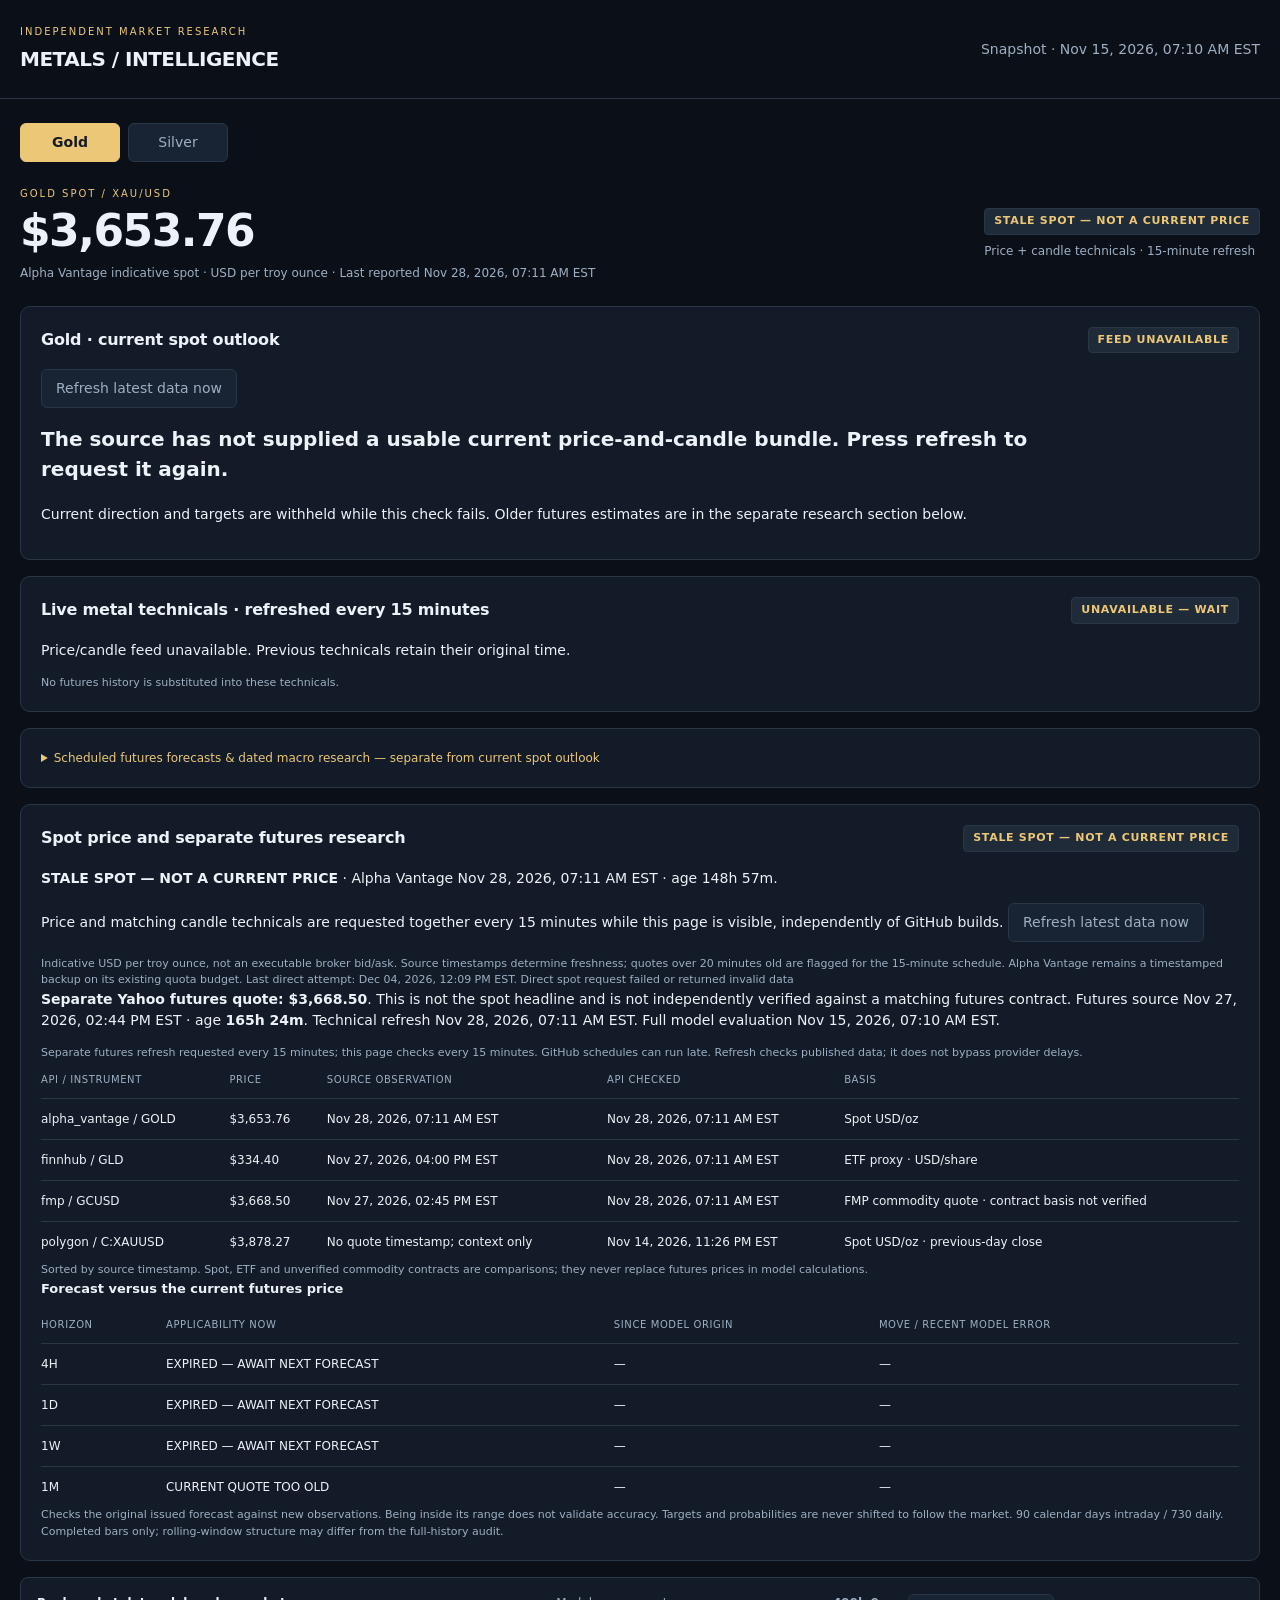
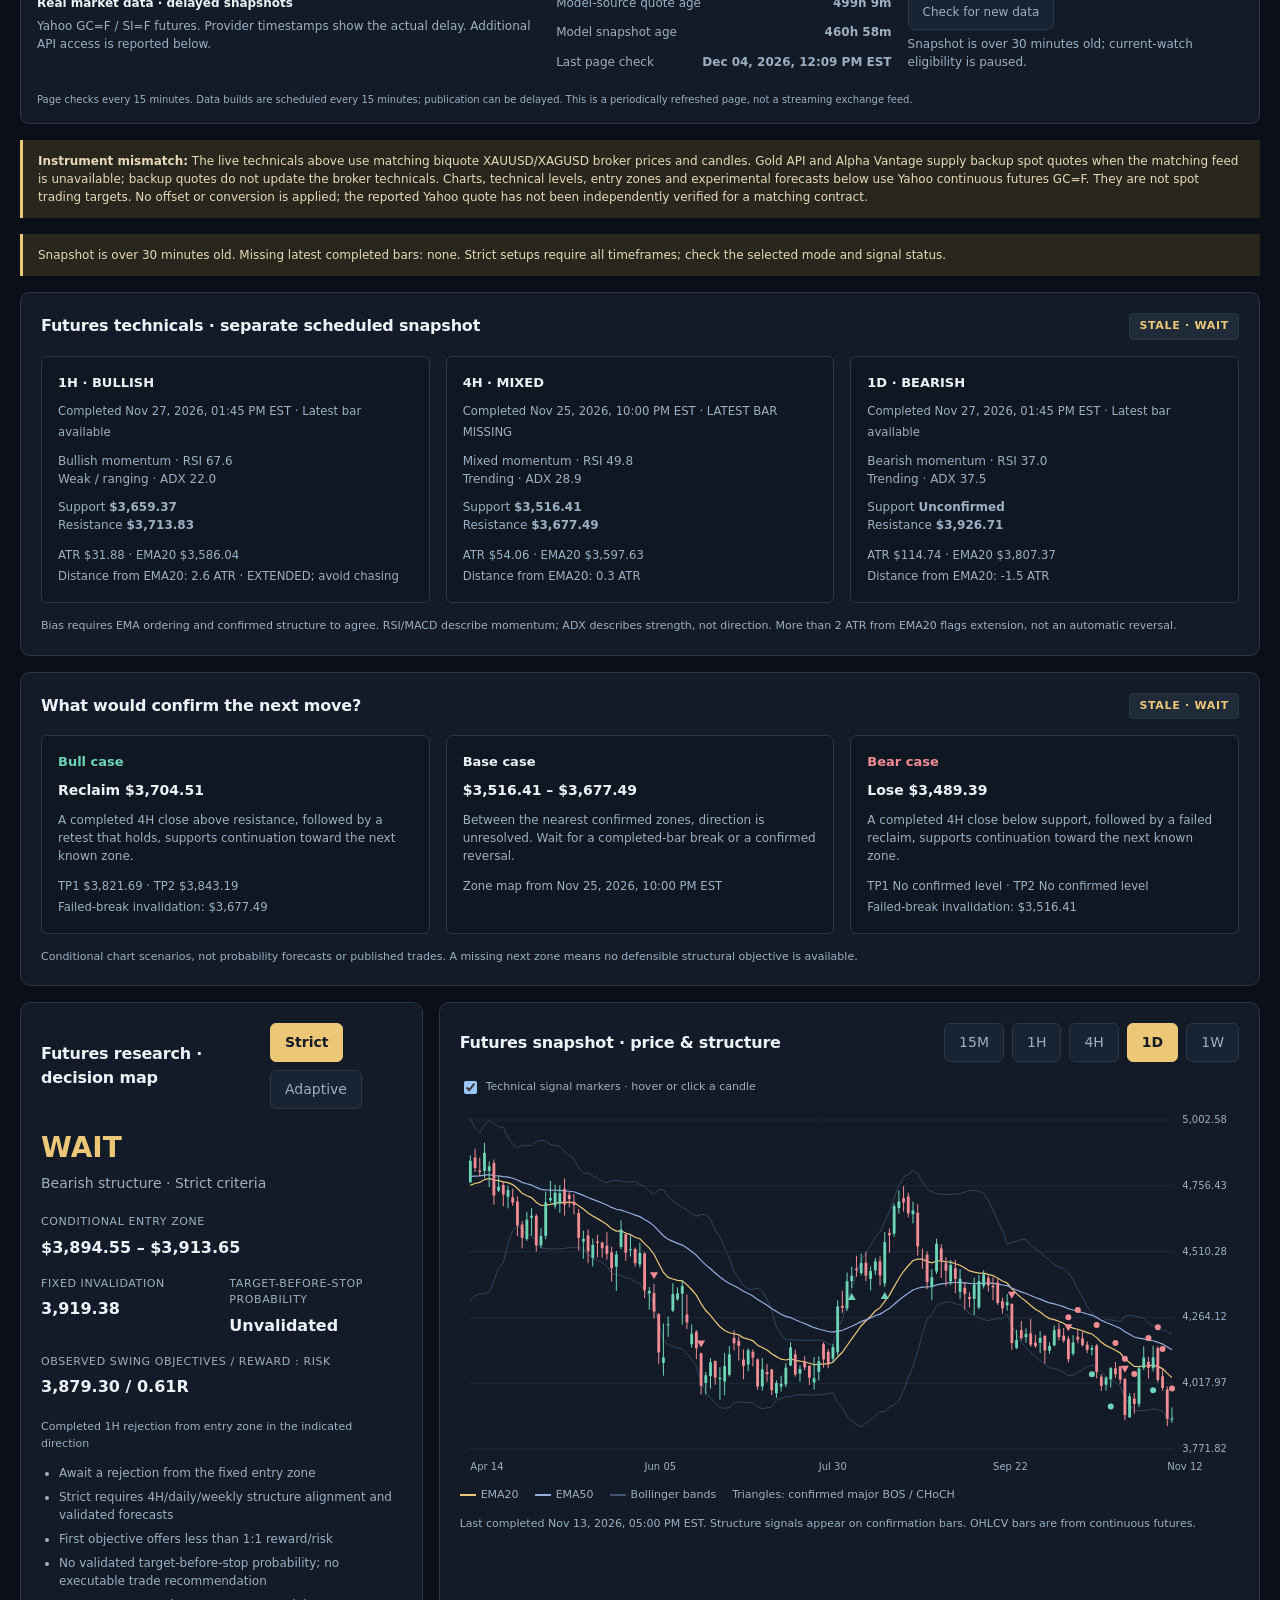
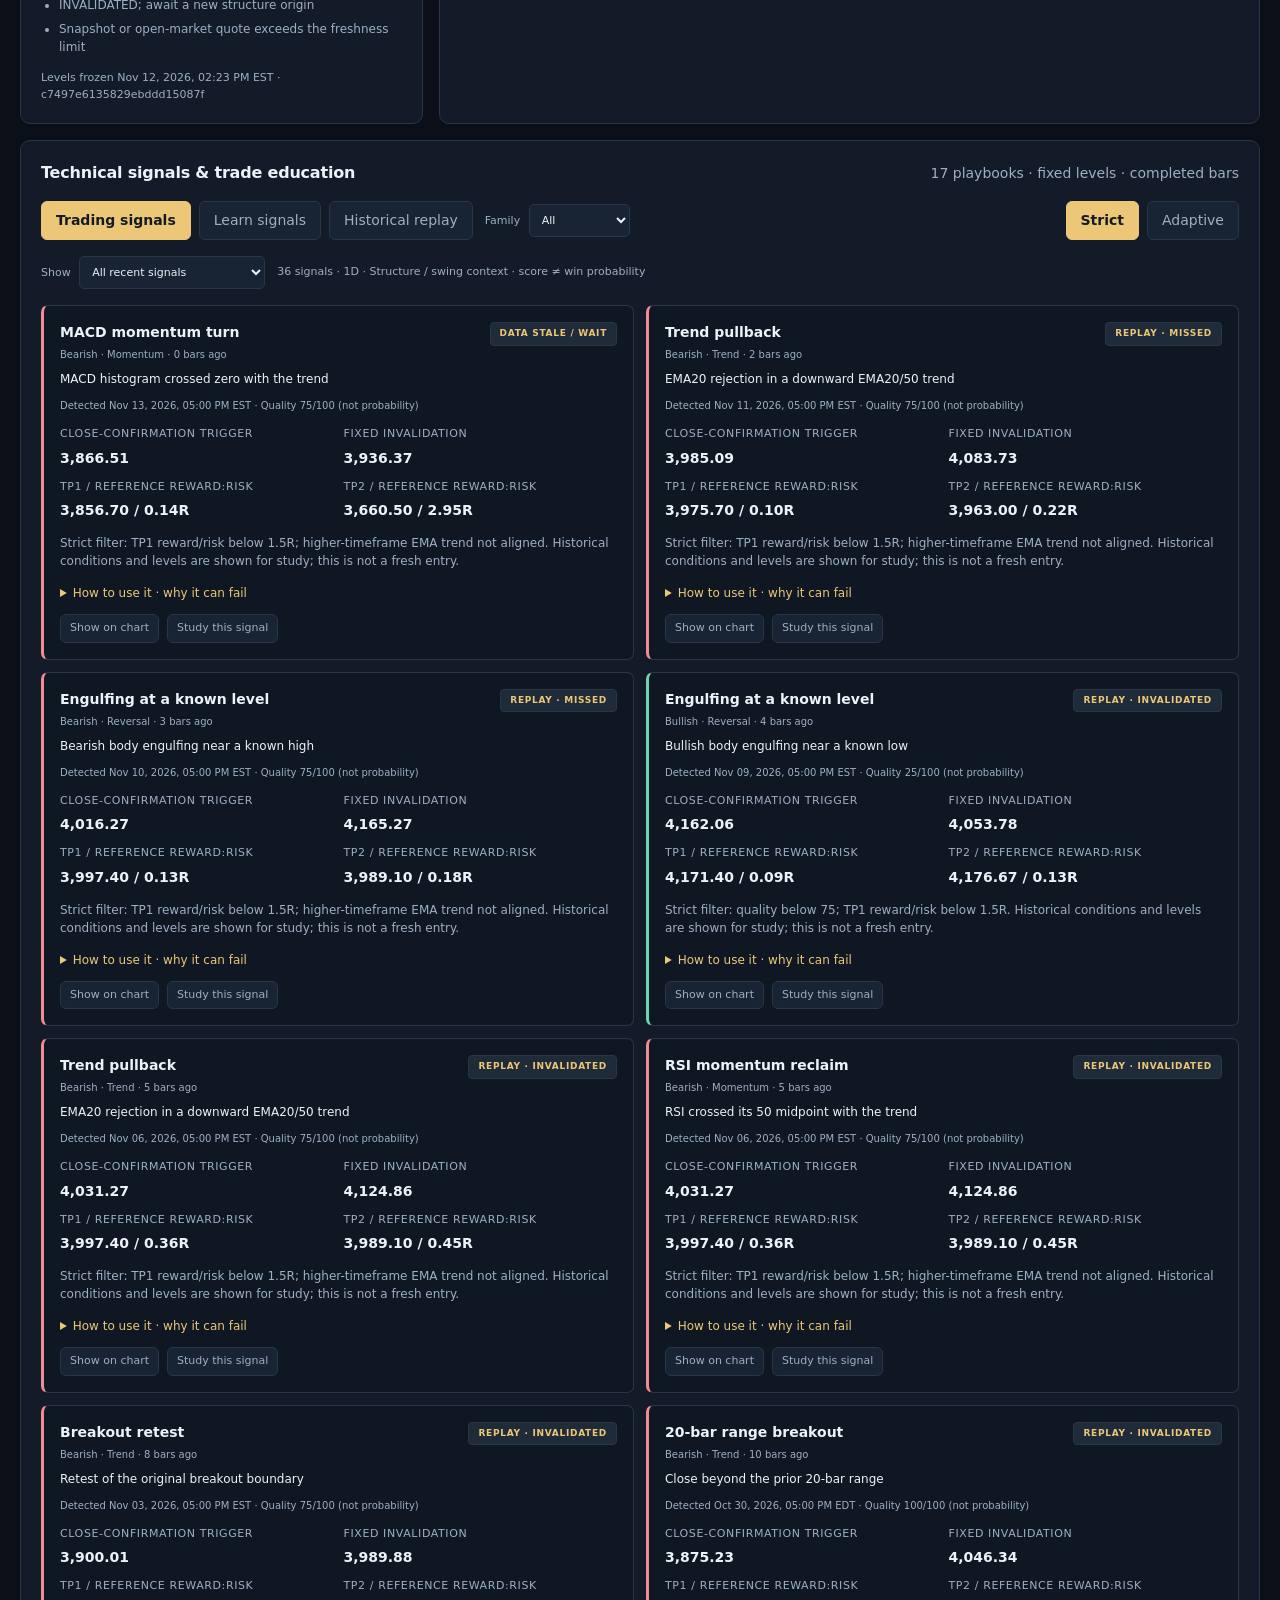
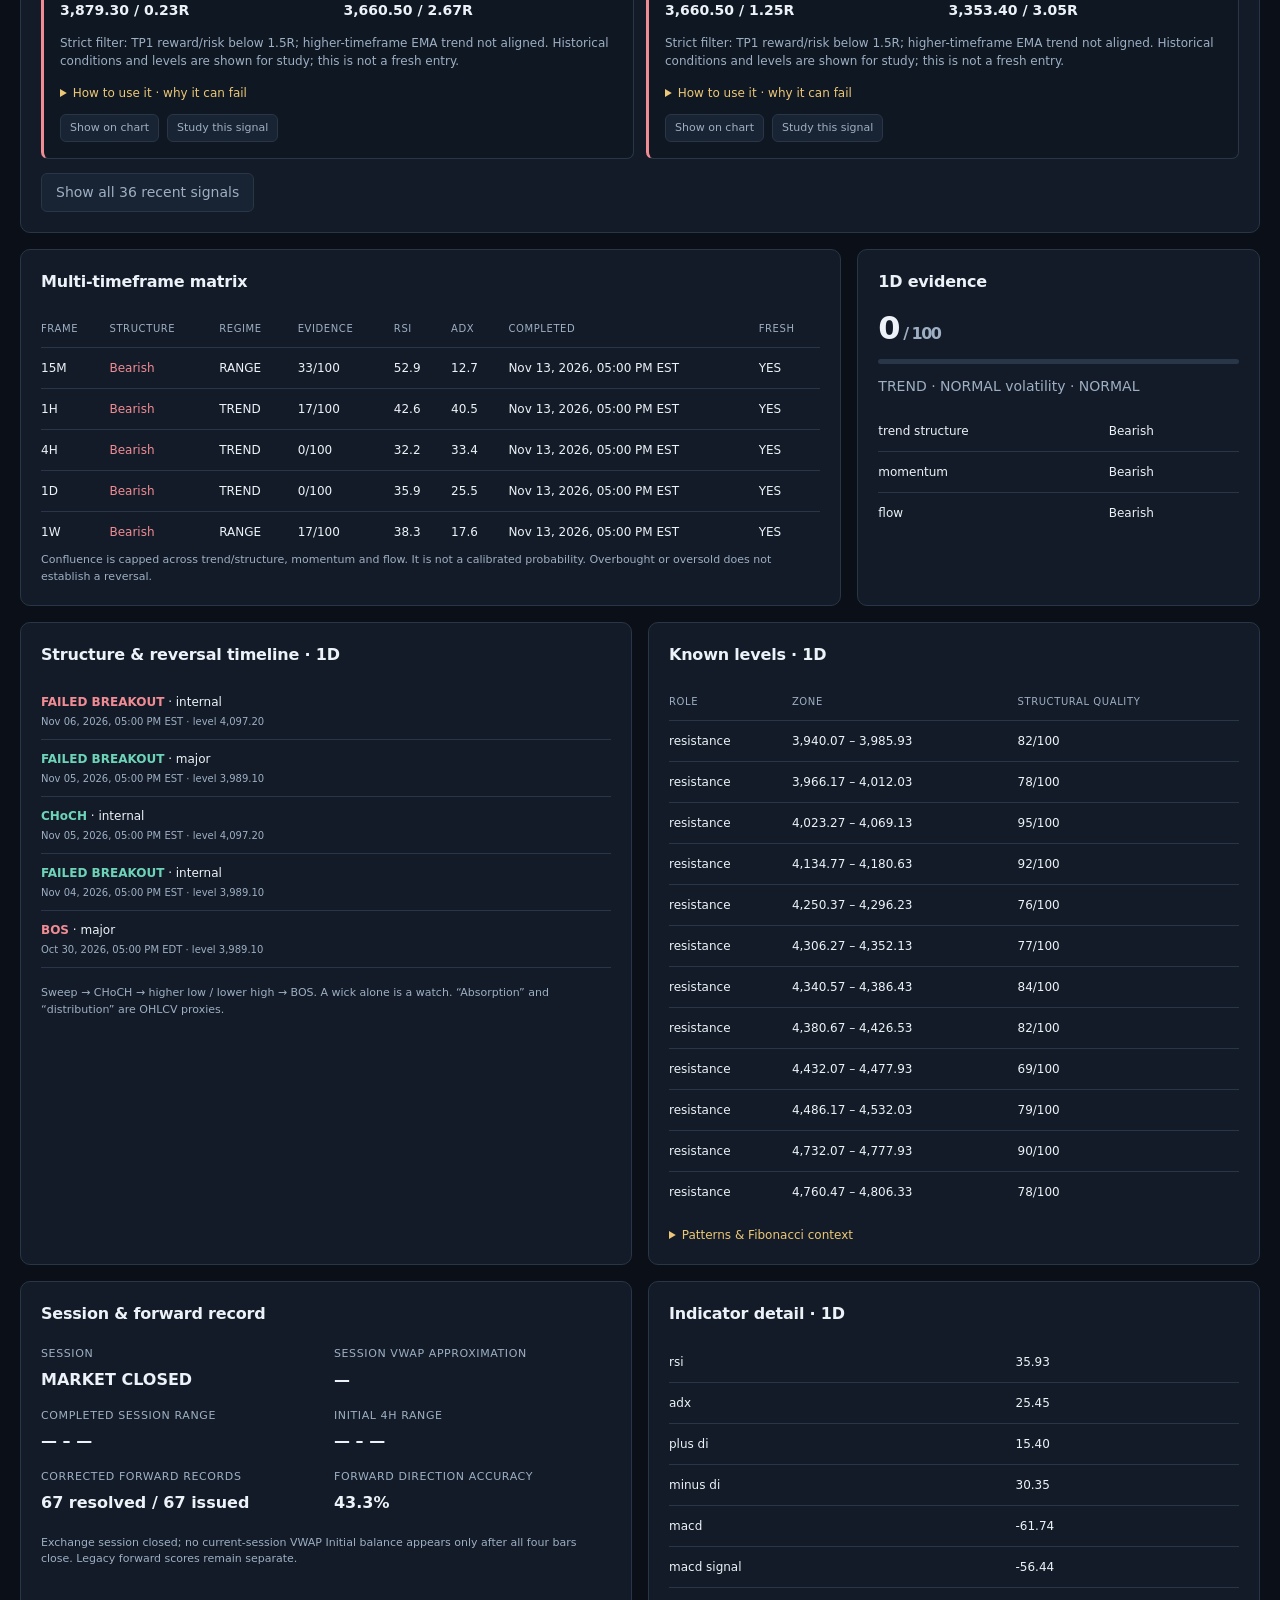
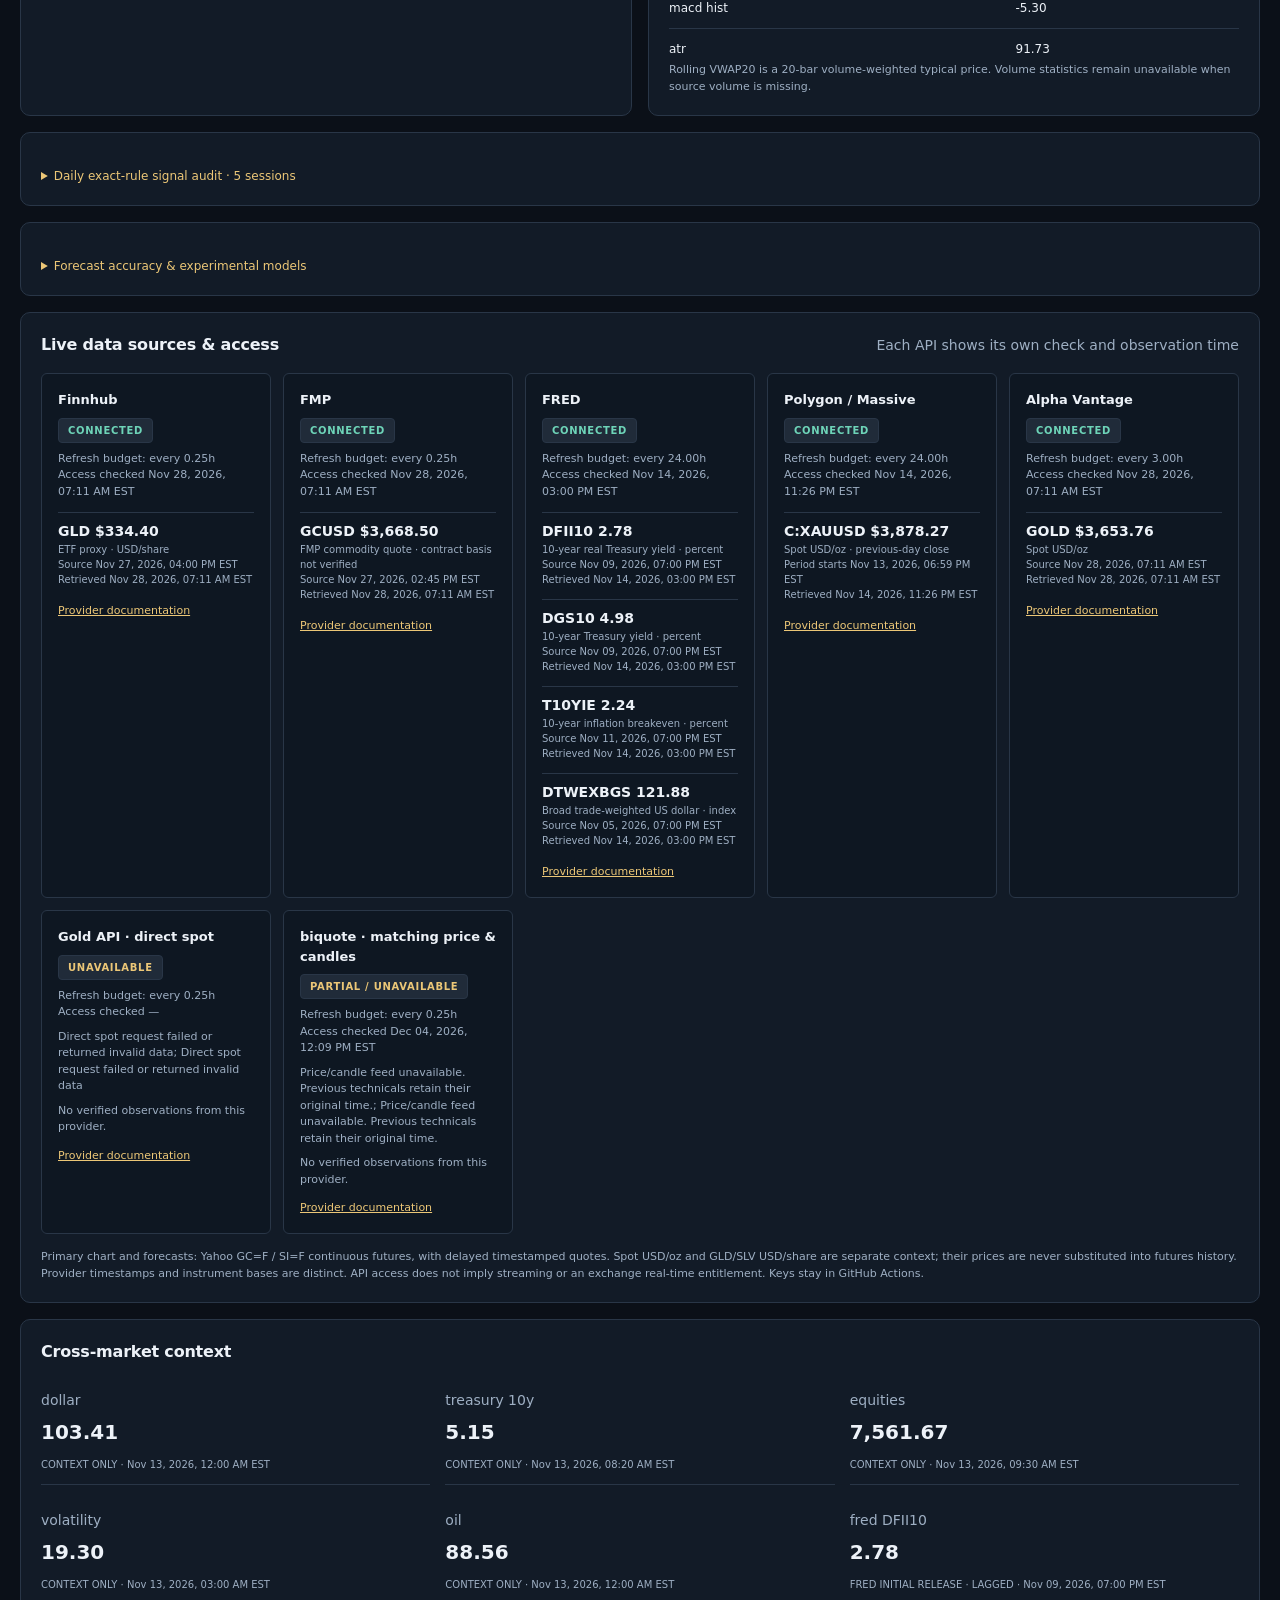
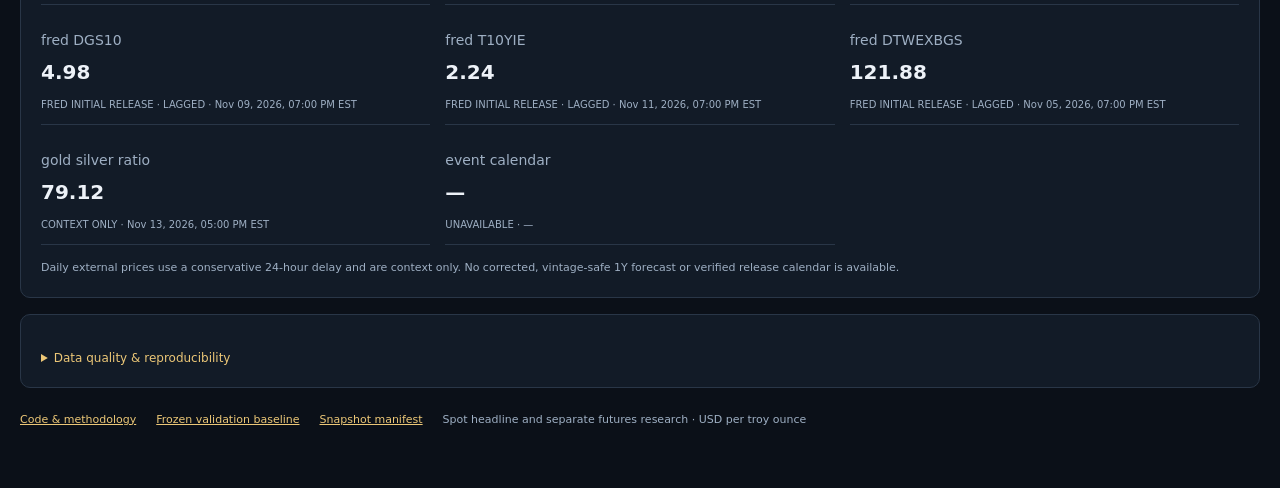
<file: index.html>
<!doctype html>
<html lang="en"><head><meta charset="utf-8"><meta name="viewport" content="width=device-width,initial-scale=1"><meta name="theme-color" content="#0b1018"><title>Metals Intelligence · Gold & Silver</title>
<style>
:root{color-scheme:dark;--bg:#0b1018;--panel:#121b27;--line:#293647;--text:#edf2f8;--muted:#9eafc3;--gold:#ecc777;--green:#6ed4b8;--red:#f18c94}*{box-sizing:border-box}body{margin:0;background:var(--bg);color:var(--text);font:14px/1.5 system-ui,-apple-system,Segoe UI,sans-serif}button,a{touch-action:manipulation}button{font:inherit;cursor:pointer}button:focus-visible,a:focus-visible{outline:2px solid var(--gold);outline-offset:3px}header{border-bottom:1px solid var(--line);padding:24px max(20px,calc((100vw - 1400px)/2));display:flex;justify-content:space-between;gap:20px;align-items:center}.brand{font-size:20px;font-weight:750;letter-spacing:-.5px}.eyebrow{text-transform:uppercase;letter-spacing:2px;font-size:10px;color:var(--gold);margin-bottom:5px}main{max-width:1440px;margin:auto;padding:24px 20px 60px}.muted,small{color:var(--muted)}.tabs,.controls{display:flex;gap:8px;flex-wrap:wrap}button{background:#182333;color:var(--muted);border:1px solid var(--line);border-radius:6px;padding:8px 14px}button[aria-pressed=true]{background:var(--gold);border-color:var(--gold);color:#151b24;font-weight:700}.asset-tabs button{min-width:100px}.topline{display:flex;justify-content:space-between;align-items:center;gap:20px;margin:24px 0}.price{font-size:44px;line-height:1.15;font-variant-numeric:tabular-nums;font-weight:700;letter-spacing:-1.5px}.symbol{font-size:12px;color:var(--muted);margin-top:7px}.badge{display:inline-block;padding:4px 9px;border:1px solid var(--line);border-radius:4px;font-size:11px;font-weight:750;letter-spacing:.7px;background:#202b39}.badge.wait{color:var(--gold)}.badge.up{color:var(--green)}.badge.down{color:var(--red)}.grid{display:grid;grid-template-columns:repeat(12,minmax(0,1fr));gap:16px}.panel{background:var(--panel);border:1px solid var(--line);border-radius:10px;padding:20px;min-width:0}.span4{grid-column:span 4}.span6{grid-column:span 6}.span8{grid-column:span 8}.span12{grid-column:span 12}h1,h2,h3,p{margin-top:0}h1{font-size:20px;margin-bottom:5px}h2{font-size:16px;letter-spacing:-.2px;margin-bottom:16px}h3{font-size:13px;margin-bottom:8px}.panel-head{display:flex;align-items:center;justify-content:space-between;gap:14px;margin-bottom:16px}.panel-head h2{margin:0}.setup-state{font-size:28px;font-weight:750;margin:18px 0 4px;color:var(--gold)}.metrics{display:grid;grid-template-columns:repeat(2,minmax(0,1fr));gap:16px;margin:20px 0}.metric span{display:block;color:var(--muted);font-size:11px;text-transform:uppercase;letter-spacing:.6px;margin-bottom:5px}.metric strong{font-size:16px;font-weight:650;font-variant-numeric:tabular-nums}.metric.wide{grid-column:1/-1}.reasons{padding-left:18px;color:var(--muted);font-size:12px;margin-bottom:0}.reasons li{margin:6px 0}.forecast-grid{display:grid;grid-template-columns:repeat(4,minmax(0,1fr));gap:12px}.forecast{padding:16px;background:#0e1722;border:1px solid var(--line);border-radius:7px}.forecast h3{font-size:14px}.forecast .headline{font-size:21px;font-weight:700;margin:10px 0}.forecast small{font-size:11px}details{margin-top:14px}summary{cursor:pointer;color:var(--gold);font-size:12px}details p{font-size:12px;color:var(--muted);margin:10px 0}.chart-wrap{height:370px;position:relative}canvas{width:100%;height:100%;display:block}.chart-tip{position:absolute;top:8px;left:8px;background:#0b1018e8;color:var(--text);font-size:11px;pointer-events:none;padding:6px;border-radius:3px;display:none}.legend{display:flex;gap:16px;font-size:11px;color:var(--muted);margin:12px 0;flex-wrap:wrap}.legend i{display:inline-block;width:16px;height:2px;vertical-align:middle;margin-right:5px}.table-wrap{overflow-x:auto}table{border-collapse:collapse;width:100%;font-size:12px;font-variant-numeric:tabular-nums}th{text-align:left;color:var(--muted);font-weight:500;font-size:10px;text-transform:uppercase;letter-spacing:.6px}td,th{padding:11px 8px;border-bottom:1px solid var(--line);white-space:nowrap}td:first-child,th:first-child{padding-left:0}tr:last-child td{border-bottom:0}.uptext{color:var(--green)}.downtext{color:var(--red)}.event-list{max-height:290px;overflow:auto}.event{padding:10px 0;border-bottom:1px solid var(--line);font-size:12px}.event:last-child{border:0}.event strong{font-weight:600}.event small{display:block;font-size:10px;margin-top:3px}.context-grid{display:grid;grid-template-columns:repeat(3,minmax(0,1fr));gap:15px}.context-item{border-bottom:1px solid var(--line);padding:10px 0}.context-item strong{display:block;font-size:20px;margin:6px 0}.context-item small{font-size:10px}.notice{padding:12px 15px;margin-bottom:16px;border-left:3px solid var(--gold);background:#29261d;color:#e7d9b7;font-size:12px}.error{color:var(--red);white-space:pre-wrap}.footnote{font-size:11px;color:var(--muted);margin-bottom:0}footer{margin-top:24px;color:var(--muted);font-size:11px;display:flex;gap:20px;flex-wrap:wrap}a{color:var(--gold)}.loading{padding:70px 0;color:var(--muted)}.scorebar{height:5px;border-radius:3px;background:#293647;margin:12px 0}.scorebar span{display:block;height:5px;background:var(--gold);border-radius:3px}.hidden{display:none}
@media(max-width:1000px){.span4,.span8{grid-column:span 12}.forecast-grid{grid-template-columns:repeat(2,minmax(0,1fr))}.chart-wrap{height:330px}}@media(max-width:650px){header{align-items:flex-start;padding:20px}.brand{font-size:17px}header .muted{font-size:10px}.span6{grid-column:span 12}.panel{padding:15px}.topline{align-items:flex-start;flex-direction:column}.price{font-size:36px}.context-grid{grid-template-columns:repeat(2,minmax(0,1fr))}.panel-head{align-items:flex-start;flex-direction:column}.controls button{padding:6px 10px}.forecast-grid{gap:8px}.forecast{padding:12px}.chart-wrap{height:290px}main{padding:20px 12px 40px}}
</style><link rel="stylesheet" href="assets/signals.css">
<link rel="stylesheet" href="assets/evidence.css?v=4"></head><body>
<header><div><div class="eyebrow">Independent market research</div><div class="brand">METALS / INTELLIGENCE</div></div><div class="muted" id="snapshot-time">Loading snapshot…</div></header>
<main><nav class="tabs asset-tabs" aria-label="Asset"><button id="gold-tab" data-asset="gold" aria-pressed="true">Gold</button><button id="silver-tab" data-asset="silver" aria-pressed="false">Silver</button></nav>
<div id="loading" class="loading" role="status">Loading the latest coherent market snapshot…</div><div id="app" class="hidden" data-asset="gold"></div>
<footer><a href="https://github.com/samin110597-create/Gold-Price-Prediction-LSTM">Code & methodology</a><a href="https://github.com/samin110597-create/Gold-Price-Prediction-LSTM/blob/master/VALIDATION_BASELINE.md">Frozen validation baseline</a><a href="data/run_manifest.json">Snapshot manifest</a><span>Spot headline and separate futures research · USD per troy ounce</span></footer>
</main>
<script src="assets/time.js?v=1"></script>
<script src="assets/signals.js?v=2"></script>
<script src="assets/evidence.js?v=9"></script>
<script src="assets/outlook.js?v=1"></script>
<script src="assets/feed.js?v=7"></script>
<script src="assets/spot-technicals.js?v=3"></script>
<script src="assets/live.js?v=4"></script>
<script src="assets/current-outlook.js?v=1"></script>
<script>
'use strict';
let data,asset='gold',mode='Strict',tf='1d';
const $=s=>document.querySelector(s);
const escape=s=>String(s??'—').replace(/[&<>"']/g,c=>({'&':'&amp;','<':'&lt;','>':'&gt;','"':'&quot;',"'":'&#39;'}[c]));
const n=(x,d=2)=>Number.isFinite(x)?x.toLocaleString('en-US',{minimumFractionDigits:d,maximumFractionDigits:d}):'—';
const pct=x=>Number.isFinite(x)?n(x*100,1)+'%':'—';
const pp=x=>Number.isFinite(x)?(x>0?'+':'')+n(x*100,1)+' pp':'—';
const time=easternTime;
const direction=d=>d>0?'Bullish':d<0?'Bearish':'Neutral';
const badge=(text,kind='wait')=>'<span class="badge '+kind+'">'+escape(text)+'</span>';
function render(){
const a=data.assets[asset],snapshotStale=snapshotIsStale()||quoteIsStale(),s={...a.setups[mode]},detail=a.timeframes[tf],e=detail.evidence;
if(snapshotStale){s.action='WAIT';s.reasons=[...s.reasons,'Snapshot or open-market quote exceeds the freshness limit']}
$('#app').classList.remove('hidden');$('#app').dataset.asset=asset;$('#app').dataset.runId=data.run_id;
$('#snapshot-time').textContent='Snapshot · '+time(data.asof);
document.querySelectorAll('[data-asset]').forEach(b=>{if(b.tagName==='BUTTON')b.setAttribute('aria-pressed',b.dataset.asset===asset)});
const current=currentAsset(),displayQuote=primarySpotQuote();
const technical=current||a,technicalStale=Date.now()-Date.parse(current?.asof||data.asof)>1800000;
const levels=detail.structure.levels;
const fcards=forecastCards(a,snapshotStale);
const indicators=['rsi','adx','plus_di','minus_di','macd','macd_signal','macd_hist','atr','stoch_k','stoch_d','mfi','cmf','relative_volume','rolling_vwap20','ema9','ema20','ema50','ema100','ema200','sma50','sma200','bb_upper','bb_lower','donchian_high','donchian_low'];
$('#app').innerHTML=
'<div class="topline"><div><div class="eyebrow">'+a.name+' SPOT / '+(asset==='gold'?'XAU/USD':'XAG/USD')+'</div><div class="price" data-testid="price">'+(displayQuote?'$'+n(displayQuote.price):'Unavailable')+'</div><div class="symbol" id="spot-price-basis">'+(displayQuote?escape(displayQuote.basis)+' · Last reported '+time(displayQuote.time):'No timestamped spot quote available')+'</div></div><div>'+'<span class="badge wait" id="spot-price-status">'+escape(spotStatus(displayQuote))+'</span>'+'<div class="symbol">Price + candle technicals · 15-minute refresh</div></div></div>'+
currentOutlookPanel()+technicalPanel()+'<details id="scheduled-research" class="panel" style="margin:16px 0"><summary>Scheduled futures forecasts & dated macro research — separate from current spot outlook</summary>'+outlookPanel(a,snapshotStale)+'</details>'+currentPanel()+feedPanel()+
'<div class="notice"><strong>Instrument mismatch:</strong> The live technicals above use matching biquote XAUUSD/XAGUSD broker prices and candles. Gold API and Alpha Vantage supply backup spot quotes when the matching feed is unavailable; backup quotes do not update the broker technicals. Charts, technical levels, entry zones and experimental forecasts below use Yahoo continuous futures '+escape(a.symbol)+'. They are not spot trading targets. No offset or conversion is applied; the reported Yahoo quote has not been independently verified for a matching contract.</div>'+
((!a.fresh||snapshotStale)?'<div class="notice">'+(snapshotIsStale()?'Snapshot is over 30 minutes old. ':quoteIsStale()?'Quote or intraday bars are stale. ':'')+'Missing latest completed bars: '+escape(Object.entries(a.timeframes).filter(([t,d])=>!d.quality.latest_expected_bar_present).map(([t])=>t.toUpperCase()).join(', ')||'none')+'. Strict setups require all timeframes; check the selected mode and signal status.</div>':'')+
'<div class="grid">'+technicalBrief(technical,technicalStale)+
pricePaths(technical,technicalStale||!technical.technical_brief.rows.find(r=>r.timeframe==='4H')?.fresh)+
'<section class="panel span4"><div class="panel-head"><h2>Futures research · decision map</h2><div class="controls"><button data-mode="Strict" aria-pressed="'+(mode==='Strict')+'">Strict</button><button data-mode="Adaptive" aria-pressed="'+(mode==='Adaptive')+'">Adaptive</button></div></div><div class="setup-state" data-testid="setup-state">'+escape(s.action)+'</div><div class="muted">'+direction(s.direction)+' structure · '+escape(mode)+' criteria</div><div class="metrics"><div class="metric wide"><span>Conditional entry zone</span><strong>'+(s.entry_zone?'$'+n(s.entry_zone[0])+' – $'+n(s.entry_zone[1]):'Unavailable')+'</strong></div><div class="metric"><span>Fixed invalidation</span><strong>'+n(s.stop)+'</strong></div><div class="metric"><span>Target-before-stop probability</span><strong>Unvalidated</strong></div><div class="metric wide"><span>Observed swing objectives / reward : risk</span><strong>'+(s.targets.length?s.targets.map((t,i)=>n(t)+' / '+n(s.risk_reward[i])+'R').join(' · '):'Unavailable')+'</strong></div></div><p class="footnote">'+escape(s.trigger||'No confirmed structural entry map')+'</p><ul class="reasons">'+s.reasons.map(r=>'<li>'+escape(r)+'</li>').join('')+'</ul>'+(s.issued_at?'<p class="footnote" style="margin-top:14px">Levels frozen '+time(s.issued_at)+' · '+escape(s.id)+'</p>':'')+'</section>'+
'<section class="panel span8"><div class="panel-head"><h2>Futures snapshot · price & structure</h2><div class="controls" aria-label="Chart timeframe">'+['15m','1h','4h','1d','1w'].map(t=>'<button data-tf="'+t+'" aria-pressed="'+(tf===t)+'">'+t.toUpperCase()+'</button>').join('')+'</div></div><label class="marker-control"><input type="checkbox" id="signal-markers" '+(signalMarkers?'checked':'')+'> Technical signal markers · hover or click a candle</label><div class="chart-wrap"><canvas id="chart" role="img" aria-label="'+a.name+' '+tf+' completed candlestick chart"></canvas><div id="chart-tip" class="chart-tip"></div></div><div class="legend"><span><i style="background:#ecc777"></i>EMA20</span><span><i style="background:#97acde"></i>EMA50</span><span><i style="background:#445573"></i>Bollinger bands</span><span>Triangles: confirmed major BOS / CHoCH</span></div><p class="footnote">Last completed '+time(detail.last_completed)+'. Structure signals appear on confirmation bars. OHLCV bars are from continuous futures.</p></section>'+
signalPanel(a,detail)+
'<section class="panel span8"><h2>Multi-timeframe matrix</h2><div class="table-wrap"><table><thead><tr><th>Frame</th><th>Structure</th><th>Regime</th><th>Evidence</th><th>RSI</th><th>ADX</th><th>Completed</th><th>Fresh</th></tr></thead><tbody>'+Object.entries(a.timeframes).map(([t,d])=>'<tr><td>'+t.toUpperCase()+'</td><td class="'+(d.structure.direction>0?'uptext':d.structure.direction<0?'downtext':'')+'">'+direction(d.structure.direction)+'</td><td>'+d.evidence.regime+'</td><td>'+n(d.evidence.score,0)+'/100</td><td>'+n(d.indicators.rsi,1)+'</td><td>'+n(d.indicators.adx,1)+'</td><td>'+time(d.last_completed)+'</td><td>'+ (d.quality.latest_expected_bar_present?'YES':'GAP')+'</td></tr>').join('')+'</tbody></table></div><p class="footnote">Confluence is capped across trend/structure, momentum and flow. It is not a calibrated probability. Overbought or oversold does not establish a reversal.</p></section>'+
'<section class="panel span4"><h2>'+tf.toUpperCase()+' evidence</h2><div class="price" style="font-size:32px">'+n(e.score,0)+'<small style="font-size:16px"> / 100</small></div><div class="scorebar"><span style="width:'+e.score+'%"></span></div><p class="muted">'+escape(e.regime)+' · '+escape(e.volatility)+' volatility · '+escape(e.extension)+'</p><div class="table-wrap"><table>'+Object.entries(e.votes).map(([k,v])=>'<tr><td>'+escape(k.replaceAll('_',' '))+'</td><td>'+direction(v)+'</td></tr>').join('')+'</table></div></section>'+
'<section class="panel span6"><h2>Structure & reversal timeline · '+tf.toUpperCase()+'</h2><div class="event-list">'+detail.structure.events.slice(-16).reverse().map(ev=>'<div class="event"><strong class="'+(ev.direction>0?'uptext':'downtext')+'">'+escape(ev.kind.replaceAll('_',' '))+'</strong> · '+escape(ev.scope)+'<small>'+time(ev.time)+(ev.level?' · level '+n(ev.level):'')+'</small>'+(ev.note?'<small>'+escape(ev.note)+'</small>':'')+'</div>').join('')+'</div><p class="footnote" style="margin-top:12px">Sweep → CHoCH → higher low / lower high → BOS. A wick alone is a watch. “Absorption” and “distribution” are OHLCV proxies.</p></section>'+
'<section class="panel span6"><h2>Known levels · '+tf.toUpperCase()+'</h2><div class="table-wrap"><table><thead><tr><th>Role</th><th>Zone</th><th>Structural quality</th></tr></thead><tbody>'+levels.map(l=>'<tr><td>'+l.role+'</td><td>'+n(l.zone[0])+' – '+n(l.zone[1])+'</td><td>'+n(l.quality,0)+'/100</td></tr>').join('')+'</tbody></table></div><details><summary>Patterns & Fibonacci context</summary>'+detail.context.patterns.map(p=>'<p>'+escape(p.name)+' · '+escape(p.state)+' · neckline '+n(p.neckline)+' · objective '+n(p.objective)+'<br>'+escape(p.basis)+'</p>').join('')+'<p>'+detail.context.fibonacci.map(v=>pct(v.ratio)+': '+n(v.price)).join(' · ')+'</p><p>'+escape(detail.context.elliott)+'<br>'+escape(detail.context.wyckoff)+'</p></details></section>'+
'<section class="panel span6"><h2>Session & forward record</h2><div class="metrics"><div class="metric"><span>Session</span><strong>'+escape(a.session.status)+'</strong></div><div class="metric"><span>Session VWAP approximation</span><strong>'+n(a.session.session_vwap)+'</strong></div><div class="metric"><span>Completed session range</span><strong>'+n(a.session.low)+' – '+n(a.session.high)+'</strong></div><div class="metric"><span>Initial 4H range</span><strong>'+n(a.session.initial_four_hour_low)+' – '+n(a.session.initial_four_hour_high)+'</strong></div><div class="metric"><span>Corrected forward records</span><strong>'+a.forward.resolved+' resolved / '+a.forward.issued+' issued</strong></div><div class="metric"><span>Forward direction accuracy</span><strong>'+pct(a.forward.directional_accuracy)+'</strong></div></div><p class="footnote">'+escape(a.session.vwap_note||'Exchange session closed; no current-session VWAP')+' Initial balance appears only after all four bars close. Legacy forward scores remain separate.</p></section>'+
'<section class="panel span6"><h2>Indicator detail · '+tf.toUpperCase()+'</h2><div class="table-wrap" style="max-height:320px;overflow:auto"><table><tbody>'+indicators.map(k=>'<tr><td>'+escape(k.replaceAll('_',' '))+'</td><td>'+n(detail.indicators[k],k==='cmf'?3:2)+'</td></tr>').join('')+'</tbody></table></div><p class="footnote">Rolling VWAP20 is a 20-bar volume-weighted typical price. Volume statistics remain unavailable when source volume is missing.</p></section>'+
'<section class="panel span12"><details><summary>Daily exact-rule signal audit · 5 sessions</summary><div class="table-wrap"><table><thead><tr><th>Rule</th><th>Origins</th><th>Hit rate</th><th>Prior baseline</th><th>Edge</th><th>Status</th></tr></thead><tbody>'+Object.entries(a.signal_audit||{}).map(([k,v])=>'<tr><td>'+escape(k)+'</td><td>'+v.n+'</td><td>'+pct(v.hit_rate)+'</td><td>'+pct(v.baseline)+'</td><td>'+pp(v.edge)+'</td><td>'+escape(v.status)+'</td></tr>').join('')+'</tbody></table></div><p>Exact confirmed-event rules, nonoverlapping labels within each family. Descriptive results do not validate target-before-stop entries.</p><a href="data/validation/'+asset+'_signals.json">Full signal origins</a></details></section>'+ 
'<section class="panel span12"><details id="forecast-review"><summary>Forecast accuracy & experimental models</summary><p>Forecasts that fail the accuracy checks are withheld from trading decisions. The technical scenarios above require price confirmation and are not model probabilities.</p><p>4H = 4 trading hourly bars · 1D / 1W / 1M = 1 / 5 / 21 sessions</p><div class="forecast-grid">'+fcards+'</div></details></section>'+
providerPanel()+
'<section class="panel span12"><h2>Cross-market context</h2><div class="context-grid">'+Object.entries(data.context).map(([k,v])=>'<div class="context-item"><span class="muted">'+escape(k.replaceAll('_',' '))+'</span><strong>'+n(v.value)+'</strong><small>'+escape(v.status)+' · '+time(v.source_time)+'</small></div>').join('')+'</div><p class="footnote" style="margin-top:15px">Daily external prices use a conservative 24-hour delay and are context only. No corrected, vintage-safe 1Y forecast or verified release calendar is available.</p></section>'+
'<section class="panel span12"><details><summary>Data quality & reproducibility</summary><div class="table-wrap"><table><thead><tr><th>Frame</th><th>Missing expected</th><th>Bad OHLC</th><th>Duplicates</th><th>Forming excluded</th><th>Incomplete groups</th></tr></thead><tbody>'+Object.entries(a.timeframes).map(([t,d])=>'<tr><td>'+t+'</td>'+['missing_expected_bars','invalid_ohlc','duplicates','forming_bars_excluded','incomplete_groups_rejected'].map(k=>'<td>'+n(d.quality[k],0)+'</td>').join('')+'</tr>').join('')+'</tbody></table></div><p>'+data.limitations.map(escape).join('<br>')+'</p><p>Run '+escape(data.run_id)+'<br>Code '+escape(data.commit)+'<br>Source hash '+escape(data.source_hash)+'</p></details></section></div>';
document.querySelectorAll('[data-mode]').forEach(b=>b.onclick=()=>{mode=b.dataset.mode;render()});
document.querySelectorAll('[data-tf]').forEach(b=>b.onclick=()=>{tf=b.dataset.tf;render()});
bindSignalControls();
refreshFeedLabels();
refreshSpotLabels();
bindSpotTechnicals();
draw();
}
function draw(){
if(!data)return;
const canvas=$('#chart');if(!canvas)return;
const rect=canvas.getBoundingClientRect(),dpr=window.devicePixelRatio||1;
canvas.width=Math.round(rect.width*dpr);canvas.height=Math.round(rect.height*dpr);
const ctx=canvas.getContext('2d');ctx.scale(dpr,dpr);
const w=rect.width,h=rect.height,pad={l:8,r:65,t:15,b:26},bars=data.assets[asset].timeframes[tf].chart;
if(!bars.length)return;
let low=Math.min(...bars.map(b=>b.low)),high=Math.max(...bars.map(b=>b.high)),space=(high-low)*.08||1;low-=space;high+=space;
const dx=(w-pad.l-pad.r)/bars.length,x=i=>pad.l+(i+.5)*dx,y=v=>pad.t+(high-v)/(high-low)*(h-pad.t-pad.b);
ctx.font='10px system-ui';ctx.fillStyle='#9eafc3';ctx.strokeStyle='#293647';ctx.lineWidth=.6;
for(let j=0;j<=5;j++){let val=low+(high-low)*j/5,yy=y(val);ctx.beginPath();ctx.moveTo(pad.l,yy);ctx.lineTo(w-pad.r,yy);ctx.stroke();ctx.fillText(n(val),w-pad.r+8,yy+3)}
for(const [key,color] of [['bb_upper','#445573'],['bb_lower','#445573'],['ema20','#ecc777'],['ema50','#97acde']]){ctx.beginPath();ctx.strokeStyle=color;ctx.lineWidth=key.startsWith('bb')?.7:1.2;let started=false;bars.forEach((b,i)=>{if(!Number.isFinite(b[key])){started=false;return}if(!started){ctx.moveTo(x(i),y(b[key]));started=true}else ctx.lineTo(x(i),y(b[key]))});ctx.stroke()}
bars.forEach((b,i)=>{const color=b.close>=b.open?'#6ed4b8':'#f18c94';ctx.strokeStyle=color;ctx.fillStyle=color;ctx.lineWidth=1;ctx.beginPath();ctx.moveTo(x(i),y(b.high));ctx.lineTo(x(i),y(b.low));ctx.stroke();ctx.fillRect(x(i)-Math.max(1,dx*.3),Math.min(y(b.open),y(b.close)),Math.max(1,dx*.6),Math.max(1,Math.abs(y(b.close)-y(b.open))))});
for(const ev of data.assets[asset].timeframes[tf].structure.events){if(ev.scope!=='major'||!['BOS','CHoCH'].includes(ev.kind))continue;const i=bars.findIndex(b=>b.time===ev.time);if(i<0)continue;const yy=ev.direction>0?y(bars[i].low)+9:y(bars[i].high)-9;ctx.fillStyle=ev.direction>0?'#6ed4b8':'#f18c94';ctx.beginPath();ctx.moveTo(x(i),yy-ev.direction*4);ctx.lineTo(x(i)-4,yy+ev.direction*3);ctx.lineTo(x(i)+4,yy+ev.direction*3);ctx.closePath();ctx.fill()}
drawSignalMarkers(ctx,data.assets[asset].timeframes[tf],bars,x,y);
ctx.fillStyle='#9eafc3';for(let i=0;i<bars.length;i+=Math.max(1,Math.floor(bars.length/4)))ctx.fillText(easternDate(bars[i].time),x(i),h-5);
canvas.onpointermove=ev=>{let i=Math.max(0,Math.min(bars.length-1,Math.floor((ev.clientX-canvas.getBoundingClientRect().left-pad.l)/dx)));const b=bars[i];$('#chart-tip').textContent=time(b.time)+' · O '+n(b.open)+' H '+n(b.high)+' L '+n(b.low)+' C '+n(b.close)+signalTooltip(data.assets[asset].timeframes[tf],b.time);$('#chart-tip').style.display='block'};
canvas.onclick=ev=>{const i=Math.max(0,Math.min(bars.length-1,Math.floor((ev.clientX-canvas.getBoundingClientRect().left-pad.l)/dx)));selectSignalAt(data.assets[asset].timeframes[tf],bars[i].time)};
canvas.onpointerleave=()=>{$('#chart-tip').style.display='none'};
}
document.querySelectorAll('button[data-asset]').forEach(b=>b.onclick=()=>{asset=b.dataset.asset;render()});
window.addEventListener('resize',()=>{draw();drawSpotTechnicals();});
startMarketFeed();
startCurrentMarket();
</script></body></html>
</file>
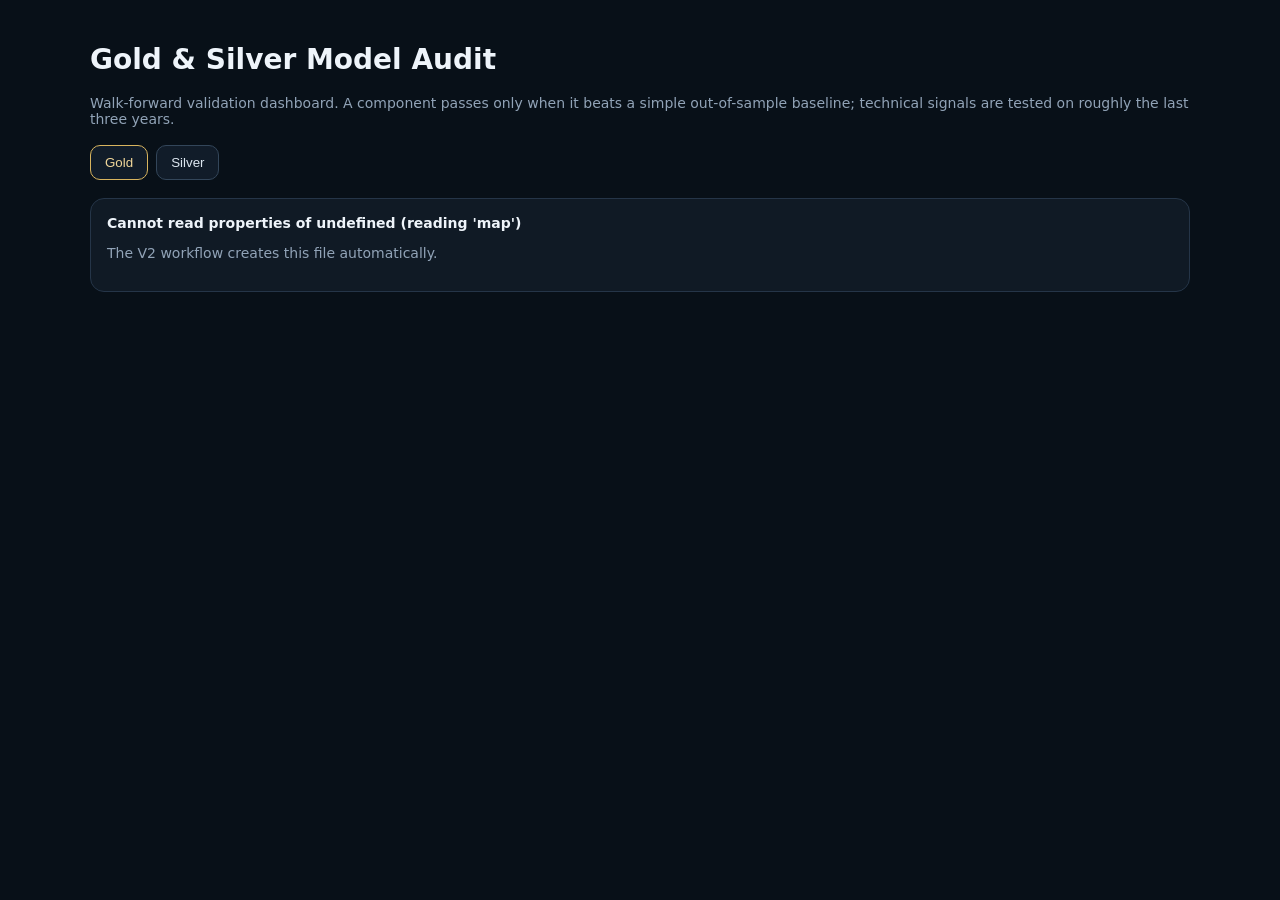
<file: model-audit.html>
<!doctype html><html><head><meta charset="utf-8"><meta name="viewport" content="width=device-width,initial-scale=1"><title>Metals Model Audit</title><style>body{margin:0;background:#081018;color:#eef4fa;font:14px system-ui}.w{max-width:1100px;margin:auto;padding:24px}.tabs{display:flex;gap:8px;margin:18px 0}.tab{padding:9px 14px;border:1px solid #33465a;border-radius:10px;background:#111c29;color:#dce6ef;cursor:pointer}.tab.on{border-color:#d8b45e;color:#f1d79a}.card{background:#101a25;border:1px solid #253548;border-radius:14px;padding:16px;margin:12px 0}.grade{font-size:34px;font-weight:800}.PASS{color:#5bd39a}.MIXED{color:#f1c76d}.FAIL{color:#ff7b84}table{width:100%;border-collapse:collapse;margin-top:10px}th,td{text-align:left;padding:9px;border-bottom:1px solid #243243}th{color:#91a3b7;font-size:11px;text-transform:uppercase}.yes{color:#5bd39a}.no{color:#ff7b84}.muted{color:#91a3b7}.row{display:grid;grid-template-columns:1fr 1fr;gap:12px}@media(max-width:800px){.row{grid-template-columns:1fr}table{font-size:12px}}</style></head><body><main class="w"><h1>Gold & Silver Model Audit</h1><p class="muted">Walk-forward validation dashboard. A component passes only when it beats a simple out-of-sample baseline; technical signals are tested on roughly the last three years.</p><div class="tabs"><button class="tab on" data-a="gold">Gold</button><button class="tab" data-a="silver">Silver</button></div><div id="app" class="card">Loading audit…</div></main><script>let data,asset='gold';const pct=x=>x==null?'—':(x*100).toFixed(1)+'%';const n=x=>x==null?'—':Number(x).toFixed(3);function render(){const a=data.assets[asset],el=document.getElementById('app');el.innerHTML=`<div class="grade ${a.audit_grade}">${a.audit_grade}</div><div class="muted">Component pass rate: ${pct(a.component_pass_rate)}</div><p>${a.interpretation}</p><div class="row"><div><h3>Probability forecasts</h3><table><tr><th>Horizon</th><th>Accuracy</th><th>Baseline</th><th>Edge</th><th>Pass</th></tr>${a.probability_forecasts.map(x=>`<tr><td>${x.horizon_days}D</td><td>${pct(x.accuracy)}</td><td>${pct(x.baseline)}</td><td>${pct(x.edge)}</td><td class="${x.pass?'yes':'no'}">${x.pass?'PASS':'FAIL'}</td></tr>`).join('')}</table></div><div><h3>Price projections</h3><table><tr><th>Horizon</th><th>Dir. edge</th><th>MAE skill</th><th>Origins</th><th>Pass</th></tr>${a.price_projections.map(x=>`<tr><td>${x.horizon}</td><td>${pct(x.directional_edge)}</td><td>${pct(x.mae_skill_vs_baseline)}</td><td>${x.walkforward_origins??'—'}</td><td class="${x.pass?'yes':'no'}">${x.pass?'PASS':'FAIL'}</td></tr>`).join('')}</table></div></div><h3>Technical confluence</h3><table><tr><th>Horizon</th><th>Signals</th><th>Hit rate</th><th>Baseline</th><th>Edge</th></tr>${a.technical_signals.map(x=>`<tr><td>${x.horizon_days}D</td><td>${x.signals}</td><td>${pct(x.hit_rate)}</td><td>${pct(x.baseline_direction_rate)}</td><td class="${(x.edge??0)>0?'yes':'no'}">${pct(x.edge)}</td></tr>`).join('')}</table><p class="muted">Updated ${new Date(data.updated_utc).toLocaleString()} • ${data.validation_method}</p>`}fetch('data/model_backtest.json?x='+Date.now(),{cache:'no-store'}).then(r=>{if(!r.ok)throw Error('Audit has not been generated yet');return r.json()}).then(d=>{data=d;render()}).catch(e=>document.getElementById('app').innerHTML='<b>'+e.message+'</b><p class="muted">The V2 workflow creates this file automatically.</p>');document.querySelectorAll('.tab').forEach(b=>b.onclick=()=>{asset=b.dataset.a;document.querySelectorAll('.tab').forEach(x=>x.classList.toggle('on',x===b));if(data)render()});</script></body></html>
</file>
<file: assets/signals.css>
.signal-toolbar{display:flex;gap:12px;align-items:center;flex-wrap:wrap;margin-bottom:16px}.signal-toolbar label{font-size:11px;color:var(--muted)}.signal-toolbar select{font:inherit;color:var(--text);background:#182333;border:1px solid var(--line);border-radius:5px;padding:8px;margin-left:5px;max-width:200px}.signal-grid{display:grid;grid-template-columns:repeat(2,minmax(0,1fr));gap:12px}.signal-card{background:#0e1722;border:1px solid var(--line);border-left:3px solid var(--muted);border-radius:7px;padding:16px;min-width:0}.signal-card.bull{border-left-color:var(--green)}.signal-card.bear{border-left-color:var(--red)}.signal-card.selected{outline:1px solid var(--gold)}.signal-card .panel-head{margin-bottom:8px;align-items:flex-start}.signal-card h3{font-size:14px;margin-bottom:4px}.signal-card p{font-size:12px;margin-bottom:10px}.signal-card .metrics{gap:10px;margin:13px 0}.signal-card .metric strong{font-size:14px}.signal-card .badge{font-size:9px;white-space:normal}.signal-meta{font-size:10px;color:var(--muted)}.signal-actions{display:flex;gap:8px;margin-top:12px;flex-wrap:wrap}.signal-actions button{padding:5px 9px;font-size:11px}.signal-lesson{background:#0e1722;border:1px solid var(--line);border-radius:7px;padding:14px;margin-top:10px}.signal-lesson summary{font-size:13px;font-weight:650}.signal-lesson p{margin-bottom:8px}.signal-empty{padding:20px;color:var(--muted);background:#0e1722;border-radius:6px}.learning-path{display:grid;grid-template-columns:repeat(4,minmax(0,1fr));gap:12px;margin:16px 0}.learning-path div{padding:12px;background:#0e1722;border-top:2px solid var(--gold);font-size:12px}.learning-path strong{display:block;margin-bottom:5px}.learning-path span{color:var(--muted);font-size:11px}.signal-note{font-size:11px;color:var(--muted);max-width:1100px}.signal-toolbar button[aria-pressed=true]{background:var(--gold);color:#151b24}.marker-control{display:inline-flex;gap:6px;align-items:center;color:var(--muted);font-size:11px;margin-bottom:8px}.signal-table td{white-space:normal;min-width:80px}.signal-table td:first-child{min-width:180px}.signal-glossary{margin:18px 0}.signal-glossary td{white-space:normal}.lesson-sources{font-size:11px;display:flex;flex-wrap:wrap;gap:14px;margin-top:18px}.signal-mode{margin-left:auto}
@media(max-width:750px){.signal-grid{grid-template-columns:1fr}.learning-path{grid-template-columns:repeat(2,minmax(0,1fr))}.signal-mode{margin-left:0}.signal-card .panel-head{flex-direction:row}.signal-toolbar select{max-width:155px}}
</file>
<file: assets/evidence.css>
.feed-panel{border:1px solid var(--line);background:var(--panel);border-radius:8px;padding:16px;display:grid;grid-template-columns:1.5fr 1fr 1fr;gap:16px;margin:16px 0;color:var(--muted);font-size:12px}.feed-panel strong{color:var(--text)}.feed-panel p{margin:5px 0}.feed-panel>small{grid-column:1/-1}.feed-times{display:grid;gap:6px}.feed-times span{display:flex;justify-content:space-between;gap:10px}.forecast-label{font-size:11px;color:var(--muted)}.observed-price{font-size:11px;border-top:1px solid var(--line);padding-top:10px;margin:12px 0}.forecast-evidence{display:grid;grid-template-columns:1fr auto;gap:7px;font-size:11px;margin-top:15px}.forecast-evidence span{color:var(--muted)}.forecast details p{overflow-wrap:anywhere}.forecast .headline{font-variant-numeric:tabular-nums}@media(max-width:750px){.feed-panel{grid-template-columns:1fr}.forecast-grid{grid-template-columns:1fr}.feed-panel>small{grid-column:auto}}
.forecast-direction{font-size:14px;font-weight:750;margin:10px 0}.forecast-date{font-size:11px;margin:0 0 12px}.forecast-strength{font-size:11px;font-weight:650;color:var(--gold);border-left:2px solid var(--gold);padding:6px 8px;margin:12px 0}.forecast-strength small{font-weight:400}.path-grid{display:grid;grid-template-columns:repeat(3,minmax(0,1fr));gap:16px}.path-grid article,.provider-grid article{background:#0e1722;padding:16px;border:1px solid var(--line);border-radius:6px}.path-grid p{font-size:12px;color:var(--muted);margin:10px 0}.path-grid+.footnote{margin-top:15px}.provider-grid{display:grid;grid-template-columns:repeat(5,minmax(0,1fr));gap:12px;margin-bottom:15px}.provider-grid p,.provider-grid a{font-size:11px}.provider-grid p{color:var(--muted);margin:8px 0}.provider-grid .badge{font-size:10px}.provider-value{margin:12px 0;border-top:1px solid var(--line);padding-top:8px}.provider-value strong,.provider-value small{display:block}.provider-value small{font-size:10px;overflow-wrap:anywhere}@media(max-width:1100px){.provider-grid{grid-template-columns:repeat(3,minmax(0,1fr))}}@media(max-width:650px){.path-grid,.provider-grid{grid-template-columns:1fr}}
.outlook-summary{font-size:20px;font-weight:650;max-width:1000px}.outlook-subtitle{font-size:16px;margin:25px 0 12px}.outlook-forecasts{margin:16px 0}.outlook-forecasts .forecast-label{margin-top:12px}.market-factor-grid{display:grid;grid-template-columns:repeat(2,minmax(0,1fr));gap:12px;margin:16px 0}.market-factor-grid article{border:1px solid var(--line);background:#0e1722;padding:16px;border-radius:6px;min-width:0}.market-factor-grid p{font-size:13px;margin:10px 0}.market-factor-grid .panel-head{margin-bottom:8px}.market-factor-grid h3{margin:0}.market-factor-grid a{font-size:12px}.market-factor-grid small{font-size:11px}#market-outlook{margin-bottom:20px}@media(max-width:650px){.market-factor-grid{grid-template-columns:1fr}.outlook-summary{font-size:17px}}
</file>
